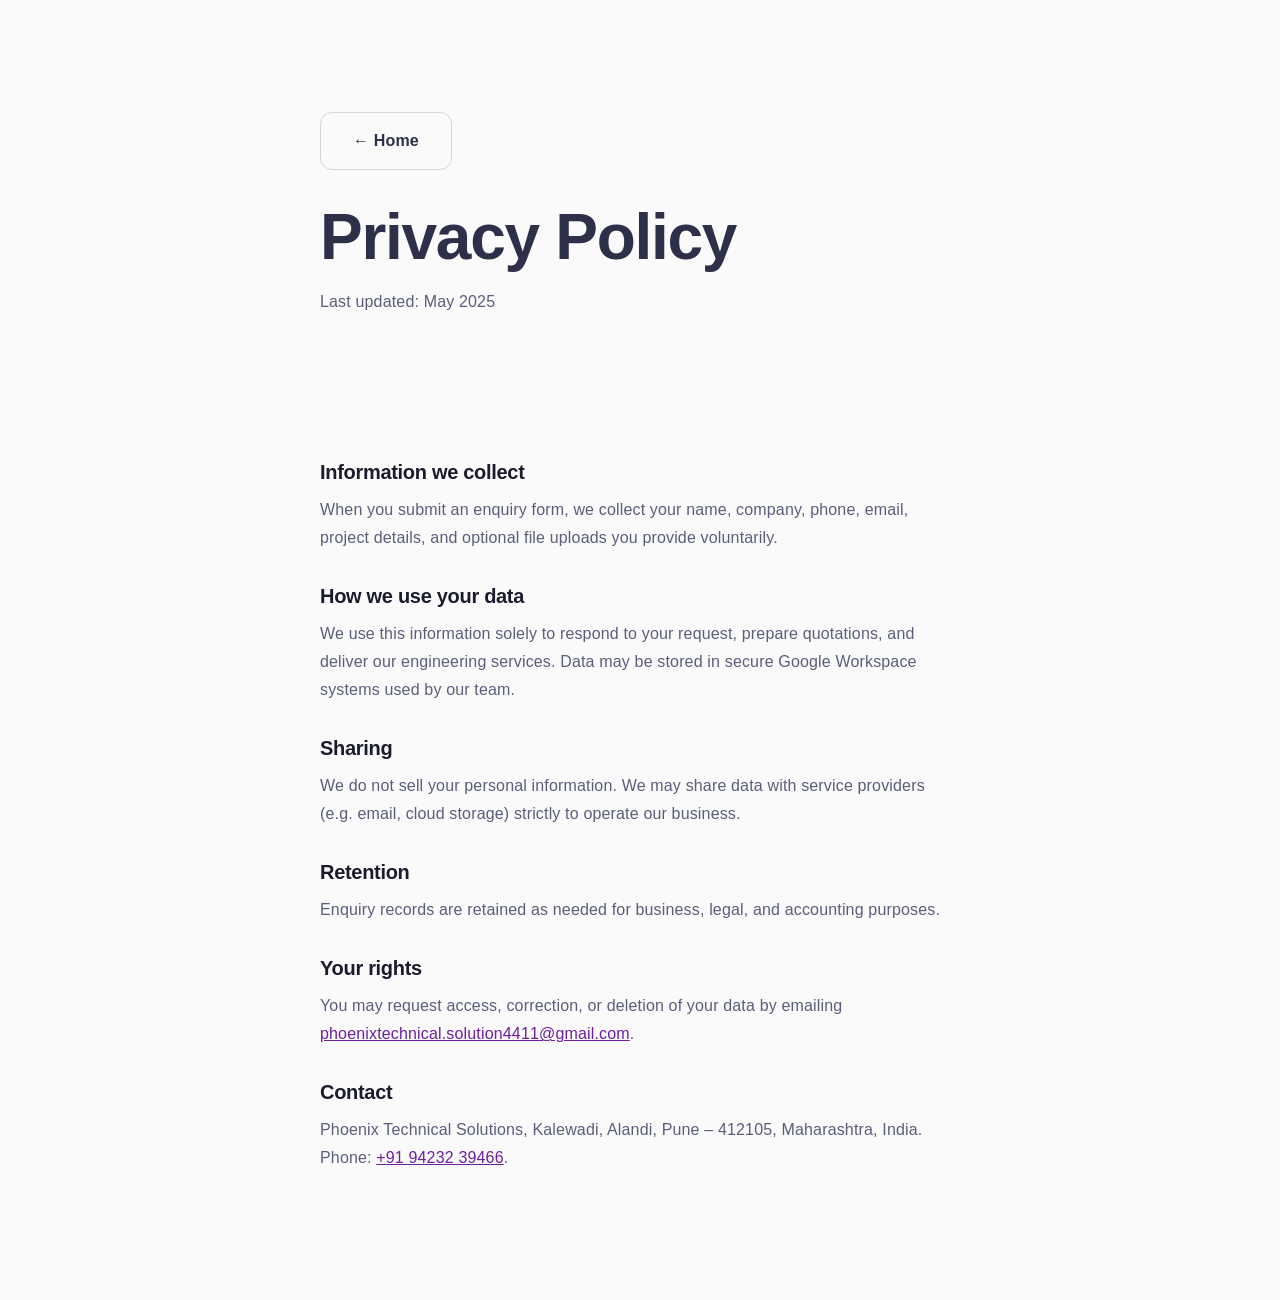
<file: privacy.html>
<!DOCTYPE html>
<html lang="en">
<head>
  <meta charset="UTF-8" />
  <meta name="viewport" content="width=device-width, initial-scale=1.0" />
  <title>Privacy Policy | Phoenix Technical Solutions</title>
  <meta name="description" content="Read the Privacy Policy for Phoenix Technical Solutions to understand how we securely collect, use, and protect your contact and engineering enquiry details." />
  <meta name="robots" content="index, follow" />
  <link rel="canonical" href="https://www.phoenixtechincalsolutions.com/privacy.html" />
  <link rel="icon" href="favicon.svg" type="image/svg+xml" />
  <link rel="apple-touch-icon" href="favicon.svg" />

  <!-- Open Graph / Facebook -->
  <meta property="og:type" content="website" />
  <meta property="og:url" content="https://www.phoenixtechincalsolutions.com/privacy.html" />
  <meta property="og:site_name" content="Phoenix Technical Solutions" />
  <meta property="og:title" content="Privacy Policy | Phoenix Technical Solutions" />
  <meta property="og:description" content="Read the Privacy Policy for Phoenix Technical Solutions to understand how we securely manage your engineering enquiry data." />
  <meta property="og:image" content="https://www.phoenixtechincalsolutions.com/screen.png" />

  <!-- Twitter -->
  <meta name="twitter:card" content="summary_large_image" />
  <meta name="twitter:url" content="https://www.phoenixtechincalsolutions.com/privacy.html" />
  <meta name="twitter:title" content="Privacy Policy | Phoenix Technical Solutions" />
  <meta name="twitter:description" content="Read the Privacy Policy for Phoenix Technical Solutions to understand how we securely manage your engineering enquiry data." />
  <meta name="twitter:image" content="https://www.phoenixtechincalsolutions.com/screen.png" />

  <!-- Structured Data: Breadcrumb Schema -->
  <script type="application/ld+json">
  {
    "@context": "https://schema.org",
    "@type": "BreadcrumbList",
    "itemListElement": [{
      "@type": "ListItem",
      "position": 1,
      "name": "Home",
      "item": "https://www.phoenixtechincalsolutions.com/"
    },{
      "@type": "ListItem",
      "position": 2,
      "name": "Privacy Policy",
      "item": "https://www.phoenixtechincalsolutions.com/privacy.html"
    }]
  }
  </script>

  <link rel="stylesheet" href="styles.css?v=4.0" />
</head>
<body class="bg-surf-50 text-ink-900 font-sans">
  <header class="section-pad" style="padding-bottom:0;">
    <div class="container-wide" style="max-width:48rem;">
      <a href="/" class="btn-outline" style="margin-bottom:2rem;display:inline-flex;">← Home</a>
      <h1>Privacy Policy</h1>
      <p style="color:#5a5e7a;margin-top:1rem;">Last updated: May 2025</p>
    </div>
  </header>
  <main class="section-pad">
    <article class="container-wide legal-prose" style="max-width:48rem;">
      <h2>Information we collect</h2>
      <p>When you submit an enquiry form, we collect your name, company, phone, email, project details, and optional file uploads you provide voluntarily.</p>
      <h2>How we use your data</h2>
      <p>We use this information solely to respond to your request, prepare quotations, and deliver our engineering services. Data may be stored in secure Google Workspace systems used by our team.</p>
      <h2>Sharing</h2>
      <p>We do not sell your personal information. We may share data with service providers (e.g. email, cloud storage) strictly to operate our business.</p>
      <h2>Retention</h2>
      <p>Enquiry records are retained as needed for business, legal, and accounting purposes.</p>
      <h2>Your rights</h2>
      <p>You may request access, correction, or deletion of your data by emailing <a href="mailto:phoenixtechnical.solution4411@gmail.com">phoenixtechnical.solution4411@gmail.com</a>.</p>
      <h2>Contact</h2>
      <p>Phoenix Technical Solutions, Kalewadi, Alandi, Pune – 412105, Maharashtra, India. Phone: <a href="tel:+919423239466">+91 94232 39466</a>.</p>
    </article>
  </main>
</body>
</html>
</file>
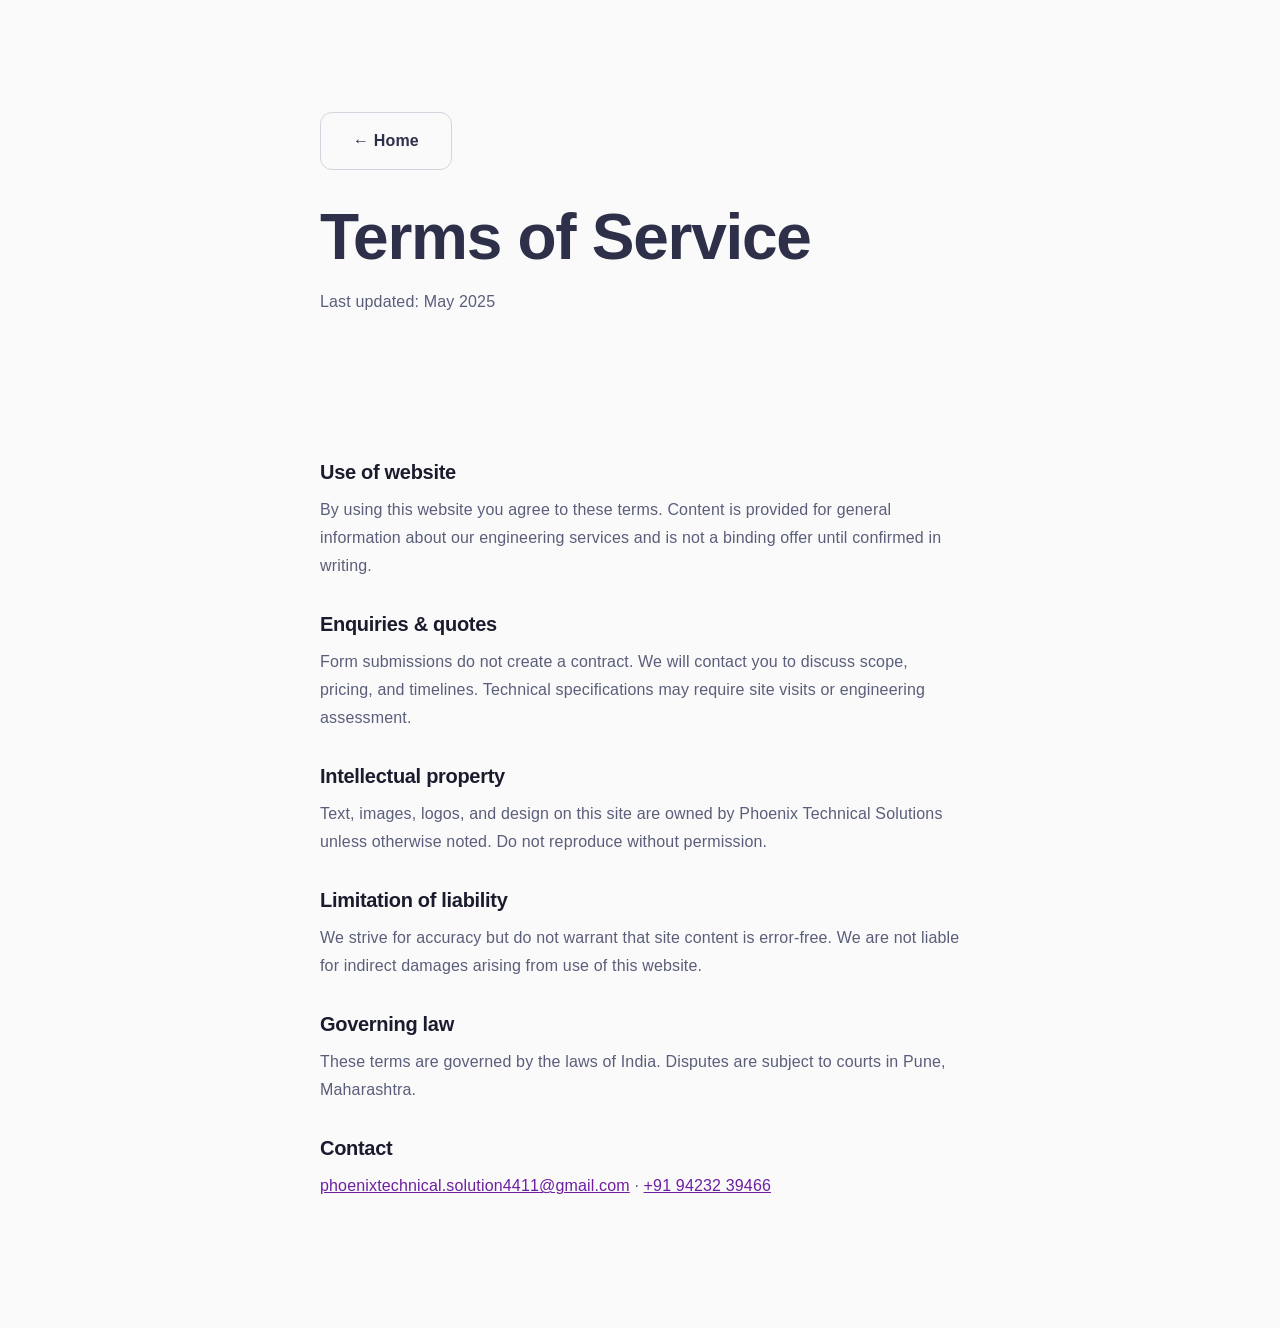
<file: terms.html>
<!DOCTYPE html>
<html lang="en">
<head>
  <meta charset="UTF-8" />
  <meta name="viewport" content="width=device-width, initial-scale=1.0" />
  <title>Terms of Service | Phoenix Technical Solutions</title>
  <meta name="description" content="Review the Terms of Service for using the Phoenix Technical Solutions website, requesting quotes, and standard operating terms for our engineering consulting." />
  <meta name="robots" content="index, follow" />
  <link rel="canonical" href="https://www.phoenixtechincalsolutions.com/terms.html" />
  <link rel="icon" href="favicon.svg" type="image/svg+xml" />
  <link rel="apple-touch-icon" href="favicon.svg" />

  <!-- Open Graph / Facebook -->
  <meta property="og:type" content="website" />
  <meta property="og:url" content="https://www.phoenixtechincalsolutions.com/terms.html" />
  <meta property="og:site_name" content="Phoenix Technical Solutions" />
  <meta property="og:title" content="Terms of Service | Phoenix Technical Solutions" />
  <meta property="og:description" content="Review the Terms of Service for using the Phoenix Technical Solutions website and requesting engineering quotations." />
  <meta property="og:image" content="https://www.phoenixtechincalsolutions.com/screen.png" />

  <!-- Twitter -->
  <meta name="twitter:card" content="summary_large_image" />
  <meta name="twitter:url" content="https://www.phoenixtechincalsolutions.com/terms.html" />
  <meta name="twitter:title" content="Terms of Service | Phoenix Technical Solutions" />
  <meta name="twitter:description" content="Review the Terms of Service for using the Phoenix Technical Solutions website and requesting engineering quotations." />
  <meta name="twitter:image" content="https://www.phoenixtechincalsolutions.com/screen.png" />

  <!-- Structured Data: Breadcrumb Schema -->
  <script type="application/ld+json">
  {
    "@context": "https://schema.org",
    "@type": "BreadcrumbList",
    "itemListElement": [{
      "@type": "ListItem",
      "position": 1,
      "name": "Home",
      "item": "https://www.phoenixtechincalsolutions.com/"
    },{
      "@type": "ListItem",
      "position": 2,
      "name": "Terms of Service",
      "item": "https://www.phoenixtechincalsolutions.com/terms.html"
    }]
  }
  </script>

  <link rel="stylesheet" href="styles.css?v=4.0" />
</head>
<body class="bg-surf-50 text-ink-900 font-sans">
  <header class="section-pad" style="padding-bottom:0;">
    <div class="container-wide" style="max-width:48rem;">
      <a href="/" class="btn-outline" style="margin-bottom:2rem;display:inline-flex;">← Home</a>
      <h1>Terms of Service</h1>
      <p style="color:#5a5e7a;margin-top:1rem;">Last updated: May 2025</p>
    </div>
  </header>
  <main class="section-pad">
    <article class="container-wide legal-prose" style="max-width:48rem;">
      <h2>Use of website</h2>
      <p>By using this website you agree to these terms. Content is provided for general information about our engineering services and is not a binding offer until confirmed in writing.</p>
      <h2>Enquiries &amp; quotes</h2>
      <p>Form submissions do not create a contract. We will contact you to discuss scope, pricing, and timelines. Technical specifications may require site visits or engineering assessment.</p>
      <h2>Intellectual property</h2>
      <p>Text, images, logos, and design on this site are owned by Phoenix Technical Solutions unless otherwise noted. Do not reproduce without permission.</p>
      <h2>Limitation of liability</h2>
      <p>We strive for accuracy but do not warrant that site content is error-free. We are not liable for indirect damages arising from use of this website.</p>
      <h2>Governing law</h2>
      <p>These terms are governed by the laws of India. Disputes are subject to courts in Pune, Maharashtra.</p>
      <h2>Contact</h2>
      <p><a href="mailto:phoenixtechnical.solution4411@gmail.com">phoenixtechnical.solution4411@gmail.com</a> · <a href="tel:+919423239466">+91 94232 39466</a></p>
    </article>
  </main>
</body>
</html>
</file>
<file: styles.css>
/* ============================================================
   PHOENIX TECHNICAL SOLUTION — styles.css
   Typography System v2 — Fluid Clamp Scale | Spacious Layout
   Root: 17px → responsive | max-width: 1400px
============================================================ */

/* ── 0. CSS Custom Properties ─────────────────────────────── */
:root {
  /* Type Scale — fluid with clamp() */
  --text-xs:   clamp(0.75rem,  0.9vw,  0.875rem);
  --text-sm:   clamp(0.875rem, 1.0vw,  1rem);
  --text-base: clamp(1rem,     1.15vw, 1.125rem);
  --text-lg:   clamp(1.125rem, 1.3vw,  1.25rem);
  --text-xl:   clamp(1.25rem,  1.5vw,  1.5rem);
  --text-2xl:  clamp(1.5rem,   2vw,    1.875rem);
  --text-3xl:  clamp(1.875rem, 2.5vw,  2.25rem);
  --h3:        clamp(1.5rem,   3vw,    2rem);
  --h2:        clamp(2rem,     4vw,    3rem);
  --h1:        clamp(2.5rem,   5vw,    4rem);

  /* Spacing scale (8px base) */
  --sp-1:  0.5rem;    /* 8px  */
  --sp-2:  1rem;      /* 16px */
  --sp-3:  1.5rem;    /* 24px */
  --sp-4:  2rem;      /* 32px */
  --sp-5:  2.5rem;    /* 40px */
  --sp-6:  3rem;      /* 48px */
  --sp-8:  4rem;      /* 64px */
  --sp-10: 5rem;      /* 80px */
  --sp-14: 7rem;      /* 112px */

  /* Brand */
  --purple:    #6d1fa0;
  --purple-dk: #4a1070;
  --crimson:   #b6171e;
  --crimson-dk:#8c0f14;

  /* Radius */
  --r-sm:  0.75rem;
  --r-md:  1.125rem;
  --r-lg:  1.5rem;
  --r-xl:  1.875rem;
}

/* ── 1. Reset & Root ──────────────────────────────────────── */
*, *::before, *::after { box-sizing: border-box; margin: 0; padding: 0; }

html {
  font-size: clamp(16px, 1.15vw, 18px);   /* fluid root — 16–18px */
  scroll-behavior: smooth;
}

body {
  font-family: 'Inter', sans-serif;
  font-size: var(--text-base);
  line-height: 1.75;
  letter-spacing: 0.01em;
  color: #2d3048;
  background: #fafafa;
  -webkit-font-smoothing: antialiased;
  overflow-x: hidden;
}

img, svg { display: block; max-width: 100%; }

::selection { background: rgba(109,31,160,0.15); color: #1a1c2e; }
::-webkit-scrollbar { width: 5px; }
::-webkit-scrollbar-track { background: #f5f5f7; }
::-webkit-scrollbar-thumb {
  background: linear-gradient(to bottom, var(--purple), var(--crimson));
  border-radius: 999px;
}

/* ── 2. Heading System ────────────────────────────────────── */
h1 {
  font-family: 'Space Grotesk', sans-serif;
  font-size: var(--h1);
  font-weight: 800;
  line-height: 1.1;
  letter-spacing: -0.02em;
}
h2 {
  font-family: 'Space Grotesk', sans-serif;
  font-size: var(--h2);
  font-weight: 700;
  line-height: 1.2;
  letter-spacing: -0.015em;
}
h3 {
  font-family: 'Space Grotesk', sans-serif;
  font-size: var(--h3);
  font-weight: 700;
  line-height: 1.25;
  letter-spacing: -0.01em;
}
h4 {
  font-family: 'Space Grotesk', sans-serif;
  font-size: var(--text-xl);
  font-weight: 600;
  line-height: 1.35;
}

p { font-size: var(--text-base); line-height: 1.75; }

/* ── 3. Brand Utilities ───────────────────────────────────── */
.brand-gradient-text {
  background: linear-gradient(135deg, var(--purple) 0%, var(--crimson) 100%);
  -webkit-background-clip: text;
  -webkit-text-fill-color: transparent;
  background-clip: text;
}
.brand-accent-line {
  width: 3.5rem; height: 3px; border-radius: 2px;
  background: linear-gradient(90deg, var(--purple), var(--crimson));
}

/* ── 4. Buttons ───────────────────────────────────────────── */
.btn-primary {
  display: inline-flex; align-items: center; gap: 0.625rem;
  padding: 0.875rem 2rem;
  border-radius: var(--r-sm);
  background: linear-gradient(135deg, var(--purple) 0%, var(--crimson) 100%);
  color: #fff; font-weight: 600; font-size: var(--text-base);
  font-family: 'Inter', sans-serif;
  text-decoration: none; cursor: pointer; border: none; white-space: nowrap;
  transition: opacity .25s, transform .25s, box-shadow .25s;
  box-shadow: 0 4px 20px rgba(109,31,160,.28);
}
.btn-primary:hover {
  opacity: .92; transform: translateY(-2px);
  box-shadow: 0 10px 32px rgba(109,31,160,.38);
}
.btn-primary:active { transform: translateY(0); }

.btn-outline {
  display: inline-flex; align-items: center; gap: 0.625rem;
  padding: 0.875rem 2rem; border-radius: var(--r-sm);
  background: transparent; color: #2d3048; font-weight: 600;
  font-size: var(--text-base); font-family: 'Inter', sans-serif;
  text-decoration: none; border: 1.5px solid #d4d4de; cursor: pointer; white-space: nowrap;
  transition: border-color .25s, color .25s, background .25s;
}
.btn-outline:hover {
  border-color: var(--purple); color: var(--purple);
  background: rgba(109,31,160,.04);
}

.btn-glass {
  display: inline-flex; align-items: center; gap: 0.625rem;
  padding: 0.875rem 2rem; border-radius: var(--r-sm);
  background: rgba(255,255,255,0.15);
  backdrop-filter: blur(12px); -webkit-backdrop-filter: blur(12px);
  border: 1.5px solid rgba(255,255,255,0.3);
  color: #fff; font-weight: 600; font-size: var(--text-base);
  text-decoration: none; cursor: pointer; white-space: nowrap;
  transition: background .25s, border-color .25s;
}
.btn-glass:hover { background: rgba(255,255,255,.25); border-color: rgba(255,255,255,.5); }

/* ── 5. Layout ────────────────────────────────────────────── */
/* Full-bleed container: 1400px max */
.container-wide {
  max-width: 87.5rem; /* 1400px */
  margin: 0 auto;
  padding: 0 var(--sp-5);
}
@media (min-width: 1024px) {
  .container-wide { padding: 0 var(--sp-8); }
}

/* Section spacing */
.section-pad {
  padding: var(--sp-10) 0;
}
@media (min-width: 1024px) {
  .section-pad { padding: var(--sp-14) 0; }
}

/* Section eyebrow pill */
.section-eyebrow {
  display: inline-flex; width: fit-content;
  font-size: var(--text-xs); font-weight: 700;
  letter-spacing: 0.2em; text-transform: uppercase;
  background: linear-gradient(135deg, rgba(109,31,160,.08), rgba(182,23,30,.08));
  border: 1px solid rgba(109,31,160,.15);
  padding: 0.375rem 1rem; border-radius: 999px; color: var(--purple);
}

/* Section heading block */
.section-header {
  margin-bottom: var(--sp-8);
}
.section-header .section-eyebrow {
  margin-bottom: var(--sp-2);
}
.section-header h2 {
  margin-bottom: var(--sp-2);
}
.section-header p {
  font-size: var(--text-lg);
  color: #5a5e7a;
  max-width: 42rem;
  line-height: 1.7;
}

/* ── 6. Navigation ────────────────────────────────────────── */
#navbar {
  background: transparent; border-bottom: 1px solid transparent;
  transition: background .35s, border-color .35s, box-shadow .35s;
}
#navbar.scrolled {
  background: rgba(250,250,250,0.96); backdrop-filter: blur(18px);
  -webkit-backdrop-filter: blur(18px);
  border-bottom-color: #ebebf0; box-shadow: 0 2px 20px rgba(0,0,0,.06);
}
#navbar .inner { height: 4.75rem; } /* 76px */

/* Transparent state — white elements over hero */
#navbar:not(.scrolled) .nav-link { color: rgba(255,255,255,.8) !important; }
#navbar:not(.scrolled) .nav-link:hover { color: #fff !important; }
#navbar:not(.scrolled) .logo-text-main { color: #fff !important; }
#navbar:not(.scrolled) .logo-text-sub {
  background: linear-gradient(135deg,#e0a5ff,#ffb3b3);
  -webkit-background-clip: text; -webkit-text-fill-color: transparent; background-clip: text;
}
#navbar:not(.scrolled) .nav-call-link { color: rgba(255,255,255,.8) !important; }
#navbar:not(.scrolled) .nav-call-link:hover { color: #fff !important; }
#navbar:not(.scrolled) .ham-bar { background: rgba(255,255,255,.85); }

.logo-mark { transition: filter .3s; }
a:hover .logo-mark { filter: drop-shadow(0 0 6px rgba(109,31,160,.4)); }

.ham-bar {
  display: block; height: 2px; background: #2d3048; border-radius: 999px;
  transition: transform .3s, opacity .3s, width .3s, background .35s; width: 26px;
}
#hamburger-btn.open .ham-bar:nth-child(1) { transform: translateY(7px) rotate(45deg); }
#hamburger-btn.open .ham-bar:nth-child(2) { opacity: 0; }
#hamburger-btn.open .ham-bar:nth-child(3) { transform: translateY(-7px) rotate(-45deg); width: 26px; }

.mob-link {
  display: block; font-size: var(--text-lg); font-weight: 500; color: #2d3048;
  padding: 0.625rem 0; border-bottom: 1px solid #ebebf0;
  text-decoration: none; transition: color .2s;
}
.mob-link:hover { color: var(--purple); }

/* Active nav link — gradient underline pill */
.nav-link-active {
  color: var(--purple) !important;
  font-weight: 600 !important;
  position: relative;
}
.nav-link-active::after {
  content: '';
  position: absolute;
  bottom: -4px;
  left: 0; right: 0;
  height: 2px;
  border-radius: 999px;
  background: linear-gradient(90deg, var(--purple), var(--crimson));
}
/* Keep visible even on transparent navbar */
#navbar:not(.scrolled) .nav-link-active {
  color: #fff !important;
}
#navbar:not(.scrolled) .nav-link-active::after {
  background: rgba(255,255,255,0.75);
}

/* Mobile active link */
.mob-link-active {
  color: var(--purple) !important;
  font-weight: 600 !important;
}

/* ── 7. Trust bar ─────────────────────────────────────────── */
.trust-item {
  display: flex; align-items: center; gap: 0.5rem;
  font-size: var(--text-sm); font-weight: 600; color: #5a5e7a;
  letter-spacing: .01em; white-space: nowrap;
}

/* ── 8. Hero Slider ───────────────────────────────────────── */
.hero-slide {
  position: absolute; inset: 0; opacity: 0; transition: opacity 0.9s ease;
  z-index: 0; pointer-events: none;
}
.hero-slide.active { opacity: 1; z-index: 1; pointer-events: auto; }

.slide-overlay {
  position: absolute; inset: 0;
  background: 
    radial-gradient(circle at 50% 30%, rgba(109, 31, 160, 0.16) 0%, transparent 70%),
    linear-gradient(to bottom, rgba(13, 7, 24, 0.45) 0%, rgba(13, 7, 24, 0.75) 45%, rgba(8, 4, 15, 0.98) 100%);
  z-index: 2;
}

.slide-content {
  position: absolute; bottom: 9rem; left: 0; right: 0;
  z-index: 3; padding: 0 var(--sp-5); max-width: 60rem; margin: 0 auto;
  text-align: center;
}
.slide-content::before {
  content: '';
  position: absolute;
  top: 35%;
  left: 50%;
  transform: translate(-50%, -50%);
  width: min(32rem, 90vw);
  height: 18rem;
  background: radial-gradient(ellipse at center, rgba(156, 31, 173, 0.16) 0%, rgba(109, 31, 160, 0.05) 50%, transparent 75%);
  pointer-events: none;
  z-index: -1;
}
@media (max-width: 640px) { .slide-content { padding: 0 var(--sp-3); bottom: 11rem; } }

.slide-eyebrow {
  display: inline-block;
  font-size: var(--text-xs); font-weight: 600; letter-spacing: 0.15em; text-transform: uppercase;
  color: rgba(255, 255, 255, 0.9);
  background: rgba(255, 255, 255, 0.08); backdrop-filter: blur(10px);
  -webkit-backdrop-filter: blur(10px);
  border: 1px solid rgba(255, 255, 255, 0.18);
  padding: 0.45rem 1.2rem; border-radius: 999px; margin-bottom: var(--sp-3);
  box-shadow: 0 4px 12px rgba(0, 0, 0, 0.15);
}

.slide-h1 {
  font-family: 'Space Grotesk', sans-serif;
  font-size: var(--h1);
  font-weight: 800; line-height: 1.08;
  color: rgba(255, 255, 255, 0.8);
  margin-bottom: var(--sp-2);
  letter-spacing: -0.03em;
  text-shadow: 0 4px 20px rgba(0, 0, 0, 0.6), 0 2px 4px rgba(0, 0, 0, 0.4);
}
.slide-h1 span { color: #fff; }

.slide-sub {
  font-size: calc(var(--text-lg) * 1.05);
  color: rgba(255, 255, 255, 0.88); max-width: 38rem; margin: 0 auto;
  line-height: 1.65; text-shadow: 0 2px 12px rgba(0, 0, 0, 0.65), 0 1px 3px rgba(0, 0, 0, 0.45);
}

.hero-nav-btn {
  position: absolute; top: 50%; transform: translateY(-50%);
  z-index: 20; width: 3rem; height: 3rem; border-radius: 50%;
  background: rgba(255,255,255,.15); backdrop-filter: blur(12px);
  border: 1.5px solid rgba(255,255,255,.3); color: #fff;
  display: flex; align-items: center; justify-content: center;
  cursor: pointer; transition: background .25s, border-color .25s, transform .25s;
}
.hero-nav-btn:hover {
  background: rgba(255,255,255,.28); border-color: rgba(255,255,255,.6);
  transform: translateY(-50%) scale(1.1);
}

.hero-dot {
  width: 0.55rem; height: 0.55rem; border-radius: 999px;
  background: rgba(255,255,255,.35); border: none; cursor: pointer;
  transition: background .3s, width .3s;
}
.hero-dot.active { background: #fff; width: 1.75rem; }

/* --- Hero Button Enhancements --- */
#hero .btn-primary {
  background: linear-gradient(135deg, #9c1fad 0%, #d946ef 55%, #b6171e 100%);
  border: 1px solid rgba(255, 255, 255, 0.15);
  box-shadow: 0 4px 20px rgba(156, 31, 173, 0.35), 0 0 0 1px rgba(156, 31, 173, 0.1);
  transition: all 0.4s cubic-bezier(0.16, 1, 0.3, 1);
}

#hero .btn-primary:hover {
  transform: translateY(-3px) scale(1.02);
  box-shadow: 0 12px 35px rgba(217, 70, 239, 0.5), 0 0 25px rgba(156, 31, 173, 0.4);
}

#hero .btn-primary:active {
  transform: translateY(-1px) scale(0.99);
}

/* Arrow animation inside primary button */
#hero .btn-primary svg {
  transition: transform 0.35s cubic-bezier(0.34, 1.56, 0.64, 1);
}

#hero .btn-primary:hover svg {
  transform: translateX(5px);
  animation: arrowPulse 1.2s ease-in-out infinite alternate;
}

@keyframes arrowPulse {
  0% { transform: translateX(5px) scale(1); }
  100% { transform: translateX(8px) scale(1.1); }
}

/* Refined Dark Glassmorphism for Secondary CTA */
#hero .btn-glass {
  background: rgba(15, 10, 25, 0.45);
  backdrop-filter: blur(10px);
  -webkit-backdrop-filter: blur(10px);
  border: 1px solid rgba(255, 255, 255, 0.15);
  transition: all 0.4s cubic-bezier(0.16, 1, 0.3, 1);
  box-shadow: 0 4px 15px rgba(0, 0, 0, 0.25), inset 0 1px 0 rgba(255, 255, 255, 0.05);
}

#hero .btn-glass:hover {
  background: rgba(15, 10, 25, 0.7);
  border-color: rgba(255, 255, 255, 0.35);
  transform: translateY(-3px) scale(1.02);
  box-shadow: 0 12px 30px rgba(0, 0, 0, 0.45), inset 0 1px 0 rgba(255, 255, 255, 0.15);
}

#hero .btn-glass:active {
  transform: translateY(-1px) scale(0.99);
}

/* ── 9. About ─────────────────────────────────────────────── */
.about-float-stat {
  position: absolute; top: 1.5rem; left: -1.25rem;
  background: #fff; border: 1px solid rgba(109,31,160,.15); border-radius: var(--r-md);
  padding: 1.1rem 1.4rem; box-shadow: 0 8px 32px rgba(109,31,160,.14);
  text-align: center;
}
@media (max-width: 640px) { .about-float-stat { left: 0.75rem; } }

.value-item {
  display: flex; align-items: flex-start; gap: 1rem;
  padding: 1rem 0; border-bottom: 1px solid #ebebf0;
}
.value-item:last-child { border-bottom: none; }
.value-icon {
  width: 2.5rem; height: 2.5rem; border-radius: 0.75rem;
  display: flex; align-items: center; justify-content: center; flex-shrink: 0;
}

/* ── 10. Services ─────────────────────────────────────────── */
.svc-card {
  position: relative; background: #fff; border: 1px solid #ebebf0;
  border-radius: var(--r-xl); overflow: hidden;
  transition: transform .35s, box-shadow .35s, border-color .35s;
}
.svc-card::after {
  content: ''; position: absolute; top: 0; left: 0; right: 0; height: 3px;
  background: linear-gradient(90deg, var(--purple), var(--crimson));
  transform: scaleX(0); transform-origin: left; transition: transform .35s;
}
.svc-card:hover::after { transform: scaleX(1); }
.svc-card:hover {
  transform: translateY(-10px);
  box-shadow: 0 24px 56px rgba(109,31,160,.13);
  border-color: rgba(109,31,160,.18);
}

.svc-img-wrap {
  position: relative; width: 100%; height: 14rem; overflow: hidden; background: #f5f5f7;
}
.svc-img {
  width: 100%; height: 100%; object-fit: cover; object-position: center;
  transition: transform .6s ease;
}
.svc-card:hover .svc-img { transform: scale(1.07); }

.svc-img-overlay {
  position: absolute; inset: 0;
  background: linear-gradient(to top, rgba(109,31,160,.38) 0%, transparent 65%);
  transition: opacity .3s;
}
.svc-card:hover .svc-img-overlay { opacity: 0.65; }

.svc-body { padding: 1.5rem 1.6rem 1.8rem; }
.svc-num {
  font-family: 'Space Grotesk', sans-serif;
  font-size: var(--text-xs); font-weight: 800;
  letter-spacing: .2em; text-transform: uppercase;
  color: #9da1b8; display: block; margin-bottom: 0.5rem;
}
.svc-title {
  font-family: 'Space Grotesk', sans-serif;
  font-size: var(--text-xl); font-weight: 700;
  color: #1a1c2e; margin-bottom: 0.875rem; line-height: 1.3;
  transition: color .25s;
}
.svc-card:hover .svc-title { color: var(--purple); }
.svc-list { list-style: none; }
.svc-list li {
  font-size: var(--text-sm); color: #7a7e96;
  padding: 0.45rem 0 0.45rem 1.25rem;
  position: relative; line-height: 1.55;
  border-bottom: 1px solid #f5f5f7;
}
.svc-list li:last-child { border-bottom: none; }
.svc-list li::before {
  content: '→'; position: absolute; left: 0;
  color: var(--crimson); font-size: var(--text-xs); font-weight: 700;
}

/* ── 11. Product Showcase ─────────────────────────────────── */
.showcase-card {
  position: relative; border-radius: var(--r-lg); overflow: hidden;
  border: 1px solid #ebebf0; background: #f5f5f7;
  min-height: 15rem;
  transition: box-shadow .35s, transform .35s;
}
.showcase-card:hover { box-shadow: 0 20px 48px rgba(109,31,160,.13); transform: translateY(-5px); }

.showcase-img {
  width: 100%; height: 100%; object-fit: cover; object-position: center;
  min-height: 15rem; transition: transform .6s ease;
}
.showcase-card:hover .showcase-img { transform: scale(1.05); }

.showcase-caption {
  position: absolute; bottom: 0; left: 0; right: 0; padding: 1.5rem 1.5rem 1.2rem;
  background: linear-gradient(to top, rgba(20,6,36,.88) 0%, rgba(20,6,36,.5) 65%, transparent 100%);
}
.showcase-tag {
  display: inline-block; font-size: var(--text-xs); font-weight: 700;
  letter-spacing: .12em; text-transform: uppercase;
  color: rgba(255,255,255,.78);
  background: rgba(109,31,160,.6); border-radius: 999px;
  padding: 0.25rem 0.75rem; margin-bottom: 0.5rem;
}
.showcase-title {
  font-family: 'Space Grotesk', sans-serif; font-size: var(--text-xl);
  font-weight: 700; color: #fff; line-height: 1.3; margin-bottom: 0.35rem;
}
.showcase-sub { font-size: var(--text-sm); color: rgba(255,255,255,.68); line-height: 1.5; }

/* Small product grid cards */
.showcase-card-sm {
  background: #fff; border: 1px solid #ebebf0; border-radius: var(--r-lg); overflow: hidden;
  transition: box-shadow .3s, transform .3s, border-color .3s;
}
.showcase-card-sm:hover {
  box-shadow: 0 12px 32px rgba(109,31,160,.11);
  transform: translateY(-5px); border-color: rgba(109,31,160,.18);
}
.showcase-img-sm-wrap {
  position: relative;
  width: 100%; aspect-ratio: 1 / 1; overflow: hidden;
  background: #f9f9fb; display: flex; align-items: center; justify-content: center;
  padding: 1.25rem;
}
.showcase-img-sm {
  width: 100%; height: 100%; object-fit: contain; object-position: center;
  transition: transform .5s ease;
}
.showcase-card-sm:hover .showcase-img-sm { transform: scale(1.09); }
.showcase-card-sm .card-label {
  padding: 0.875rem 1.1rem 1rem;
}
.showcase-card-sm .card-label p:first-child {
  font-size: var(--text-base); font-weight: 600; color: #1a1c2e; line-height: 1.35;
}
.showcase-card-sm .card-label p:last-child {
  font-size: var(--text-sm); color: #9da1b8; margin-top: 0.25rem;
}

/* ── 12. Why Choose Us ────────────────────────────────────── */
.why-panel {
  background: linear-gradient(135deg, #4a1070, #8c0f14);
  border-radius: var(--r-xl); padding: 2.25rem; color: #fff;
  box-shadow: 0 24px 64px rgba(109,31,160,.22);
}
.why-panel-header { display: flex; align-items: center; gap: 1rem; }
.why-panel-badge {
  width: 3rem; height: 3rem; border-radius: 0.875rem;
  background: rgba(255,255,255,.15);
  display: flex; align-items: center; justify-content: center; flex-shrink: 0;
}
.why-metric-card {
  background: rgba(255,255,255,.08); border: 1px solid rgba(255,255,255,.12);
  border-radius: var(--r-md); padding: 1.25rem; text-align: center; transition: background .3s;
}
.why-metric-card:hover { background: rgba(255,255,255,.15); }
.why-metric-card .metric-val {
  font-family: 'Space Grotesk', sans-serif;
  font-size: var(--text-3xl); font-weight: 800;
  background: linear-gradient(135deg, #e0a5ff, #ffb3b3);
  -webkit-background-clip: text; -webkit-text-fill-color: transparent; background-clip: text;
  line-height: 1.1;
}
.why-metric-card .metric-label { font-size: var(--text-xs); color: rgba(255,255,255,.55); margin-top: 0.35rem; }

.adv-item { display: flex; align-items: flex-start; gap: 0.875rem; font-size: var(--text-base); line-height: 1.65; }
.adv-check {
  width: 1.75rem; height: 1.75rem; border-radius: 0.5rem;
  background: rgba(109,31,160,.1); border: 1px solid rgba(109,31,160,.2);
  display: flex; align-items: center; justify-content: center; flex-shrink: 0; margin-top: 0.15rem;
}

/* ── 13. Process ──────────────────────────────────────────── */
.process-step-card {
  background: #fff; border: 1px solid #ebebf0; border-radius: var(--r-lg);
  padding: 2rem 1.6rem; text-align: center; transition: transform .3s, box-shadow .3s;
}
.process-step-card:hover { transform: translateY(-6px); box-shadow: 0 16px 40px rgba(109,31,160,.1); }
.ps-number {
  width: 3.5rem; height: 3.5rem; border-radius: 50%;
  background: linear-gradient(135deg, var(--purple), var(--crimson)); color: #fff;
  font-family: 'Space Grotesk', sans-serif; font-weight: 800; font-size: var(--text-xl);
  display: flex; align-items: center; justify-content: center; margin: 0 auto 1.25rem;
  box-shadow: 0 8px 22px rgba(109,31,160,.28); transition: transform .3s, box-shadow .3s;
}
.process-step-card:hover .ps-number { transform: scale(1.12); box-shadow: 0 12px 32px rgba(109,31,160,.38); }
.ps-title { font-family: 'Space Grotesk', sans-serif; font-size: var(--text-lg); font-weight: 700; color: #1a1c2e; margin-bottom: 0.75rem; line-height: 1.35; }
.ps-body { font-size: var(--text-base); color: #9da1b8; line-height: 1.65; }

/* ── 14. Industries ───────────────────────────────────────── */
.ind-card {
  background: #fff; border: 1px solid #ebebf0; border-radius: var(--r-lg);
  padding: 2rem 1.5rem; text-align: center;
  transition: transform .3s, box-shadow .3s, border-color .3s; cursor: default;
}
.ind-card:hover { transform: translateY(-7px); box-shadow: 0 16px 40px rgba(109,31,160,.11); border-color: rgba(109,31,160,.22); }
.ind-icon-wrap {
  width: 4rem; height: 4rem; border-radius: 1rem;
  background: linear-gradient(135deg, rgba(109,31,160,.08), rgba(182,23,30,.06));
  border: 1px solid rgba(109,31,160,.12);
  display: flex; align-items: center; justify-content: center; margin: 0 auto 1rem;
  transition: transform .3s, background .3s;
}
.ind-card:hover .ind-icon-wrap { transform: scale(1.1); background: linear-gradient(135deg, rgba(109,31,160,.15), rgba(182,23,30,.12)); }
.ind-title { font-family: 'Space Grotesk', sans-serif; font-size: var(--text-lg); font-weight: 700; color: #1a1c2e; margin-bottom: 0.625rem; line-height: 1.3; transition: color .25s; }
.ind-card:hover .ind-title { color: var(--purple); }
.ind-body { font-size: var(--text-sm); color: #9da1b8; line-height: 1.6; }

/* ── 15. Testimonials ─────────────────────────────────────── */
.testi-card {
  background: #fff; border: 1px solid #ebebf0; border-radius: var(--r-xl); padding: 2.5rem;
  box-shadow: 0 8px 28px rgba(109,31,160,.07); max-width: 46rem; margin: 0 auto;
}
.testi-quote {
  font-family: 'Space Grotesk', sans-serif; font-size: 5rem; font-weight: 900; line-height: 1; margin-bottom: 0.75rem;
  background: linear-gradient(135deg, var(--purple), var(--crimson));
  -webkit-background-clip: text; -webkit-text-fill-color: transparent; background-clip: text;
}
.testi-body { font-size: var(--text-lg); color: #5a5e7a; line-height: 1.75; margin-bottom: 1.5rem; }
.testi-author { display: flex; align-items: center; gap: 0.875rem; }
.testi-avatar {
  width: 3rem; height: 3rem; border-radius: 50%;
  background: linear-gradient(135deg, var(--purple), var(--crimson)); color: #fff;
  font-family: 'Space Grotesk', sans-serif; font-weight: 700; font-size: var(--text-sm);
  display: flex; align-items: center; justify-content: center; flex-shrink: 0;
}
.testi-name { font-weight: 600; font-size: var(--text-base); color: #1a1c2e; }
.testi-company { font-size: var(--text-sm); color: #9da1b8; }
.testi-btn {
  width: 2.6rem; height: 2.6rem; border-radius: 50%; border: 1.5px solid #d4d4de;
  background: #fff; color: #5a5e7a; display: flex; align-items: center; justify-content: center;
  cursor: pointer; transition: border-color .25s, color .25s, background .25s;
}
.testi-btn:hover { border-color: var(--purple); color: var(--purple); background: rgba(109,31,160,.04); }
.testi-dot {
  width: 0.55rem; height: 0.55rem; border-radius: 50%; border: none;
  background: #d4d4de; cursor: pointer; transition: background .25s, transform .25s;
}
.testi-dot.active { background: linear-gradient(135deg, var(--purple), var(--crimson)); transform: scale(1.35); }

/* ── 16. FAQ ──────────────────────────────────────────────── */
.faq-item {
  border: 1px solid #ebebf0; border-radius: var(--r-md);
  background: #fff; overflow: hidden; transition: box-shadow .2s;
}
.faq-item.open { box-shadow: 0 8px 24px rgba(109,31,160,.09); border-color: rgba(109,31,160,.22); }
.faq-question {
  width: 100%; display: flex; align-items: center; justify-content: space-between; gap: 1rem;
  padding: 1.3rem 1.5rem; background: none; border: none; cursor: pointer;
  font-family: 'Space Grotesk', sans-serif; font-weight: 600;
  font-size: var(--text-base); color: #1a1c2e; text-align: left; transition: color .2s;
}
.faq-question:hover { color: var(--purple); }
.faq-arrow { transition: transform .3s ease; color: #9da1b8; }
.faq-item.open .faq-arrow { transform: rotate(180deg); color: var(--purple); }
.faq-item.open .faq-question { color: var(--purple); }
.faq-answer {
  max-height: 0; overflow: hidden;
  transition: max-height .4s cubic-bezier(0.16,1,0.3,1), padding .3s;
  font-size: var(--text-base); color: #7a7e96; line-height: 1.75; padding: 0 1.5rem;
}
.faq-item.open .faq-answer { max-height: 20rem; padding: 0 1.5rem 1.25rem; }

/* ── 17. Contact ──────────────────────────────────────────── */
.contact-info-card {
  background: #fff; border: 1px solid #ebebf0; border-radius: var(--r-xl); padding: 1.75rem;
  box-shadow: 0 6px 20px rgba(109,31,160,.06);
}
.rep-avatar {
  width: 3.25rem; height: 3.25rem; border-radius: 50%;
  background: linear-gradient(135deg, var(--purple), var(--crimson)); color: #fff;
  font-family: 'Space Grotesk', sans-serif; font-weight: 700; font-size: var(--text-lg);
  display: flex; align-items: center; justify-content: center; flex-shrink: 0;
}
.contact-row { display: flex; gap: 0.875rem; }
.contact-form {
  background: #fff; border: 1px solid #ebebf0; border-radius: var(--r-xl); padding: 2.5rem;
  box-shadow: 0 8px 32px rgba(109,31,160,.07);
}
.form-group { display: flex; flex-direction: column; gap: 0.375rem; }
.form-label {
  font-size: var(--text-xs); font-weight: 700; letter-spacing: .1em;
  text-transform: uppercase; color: #9da1b8;
}
.form-input {
  width: 100%; padding: 0.875rem 1rem; border-radius: 0.75rem;
  border: 1.5px solid #ebebf0; background: #fafafa;
  font-size: var(--text-base); font-family: 'Inter', sans-serif;
  color: #1a1c2e; outline: none;
  transition: border-color .25s, box-shadow .25s, background .25s; appearance: none;
}
.form-input::placeholder { color: #c0c4d8; }
.form-input:focus { border-color: var(--purple); background: #fff; box-shadow: 0 0 0 3px rgba(109,31,160,.1); }
.form-input.err { border-color: var(--crimson); box-shadow: 0 0 0 3px rgba(182,23,30,.1); }

/* Underline form inputs for contact card */
.form-group-line { display: flex; flex-direction: column; position: relative; }
.form-label-line {
  font-size: 0.75rem; font-weight: 600; color: #9da1b8;
  transition: color 0.3s; pointer-events: none;
}
.form-input-line {
  width: 100%; border: none; border-bottom: 2px solid #ebebf0;
  padding: 0.5rem 0; font-size: 1rem; color: #1a1c2e; font-family: 'Inter', sans-serif;
  background: transparent; outline: none; transition: border-color 0.3s;
  border-radius: 0;
}
.form-input-line::placeholder { color: #9da1b8; font-weight: 500; font-size: 0.95rem; }
.form-input-line:focus { border-bottom-color: var(--purple); }
.form-group-line:focus-within .form-label-line { color: var(--purple); }

/* ── 18. Footer ───────────────────────────────────────────── */
.footer-heading {
  font-family: 'Space Grotesk', sans-serif; font-size: var(--text-xs);
  font-weight: 700; letter-spacing: .18em; text-transform: uppercase;
  color: rgba(255,255,255,.42); margin-bottom: 1.125rem;
}
.footer-link {
  display: block; font-size: var(--text-base);
  color: rgba(255,255,255,.52); text-decoration: none; transition: color .2s;
}
.footer-link:hover { color: rgba(255,255,255,.92); }
.footer-social-btn {
  width: 2.25rem; height: 2.25rem; border-radius: 0.55rem;
  border: 1px solid rgba(255,255,255,.14);
  color: rgba(255,255,255,.42); display: flex; align-items: center; justify-content: center;
  text-decoration: none; transition: color .2s, border-color .2s, background .2s;
}
.footer-social-btn:hover { color: #fff; border-color: rgba(255,255,255,.34); background: rgba(255,255,255,.09); }

/* ── 19. Scroll Reveal ────────────────────────────────────── */
.reveal {
  opacity: 0; transform: translateY(1.5rem);
  transition: opacity .7s cubic-bezier(0.16,1,0.3,1), transform .7s cubic-bezier(0.16,1,0.3,1);
}
.reveal.visible { opacity: 1; transform: none; }
.reveal:nth-child(2) { transition-delay: .08s; }
.reveal:nth-child(3) { transition-delay: .16s; }
.reveal:nth-child(4) { transition-delay: .24s; }
.reveal:nth-child(5) { transition-delay: .32s; }
.reveal:nth-child(6) { transition-delay: .40s; }

/* ── 20. Reduced motion ───────────────────────────────────── */
@media (prefers-reduced-motion: reduce) {
  *, *::before, *::after { animation-duration: .01ms !important; transition-duration: .01ms !important; }
  .reveal { opacity: 1; transform: none; }
}

/* ════════════════════════════════════════════════════════════
   21. MOBILE OPTIMIZATIONS  (max-width: 768px)
   Desktop layout (min-width: 1024px) is untouched.
   All changes scoped here — additive only.
════════════════════════════════════════════════════════════ */

/* ── Scrollbar hide utility (mobile carousels) ───────────── */
.scroll-snap-x {
  display: flex;
  overflow-x: auto;
  gap: 1rem;
  scroll-snap-type: x mandatory;
  -webkit-overflow-scrolling: touch;
  padding-bottom: 1rem; /* space for momentum scroll */
}
.scroll-snap-x::-webkit-scrollbar { display: none; }
.scroll-snap-x { scrollbar-width: none; -ms-overflow-style: none; }

.snap-card {
  flex: 0 0 80%;
  scroll-snap-align: start;
}

@media (max-width: 768px) {

  /* ── Container padding ─────────────────────────────────── */
  .container-wide {
    padding-left: 1.25rem;
    padding-right: 1.25rem;
  }

  /* ── Section spacing ───────────────────────────────────── */
  .section-pad { padding: 3.5rem 0; }

  /* ── Section headers ───────────────────────────────────── */
  .section-header { margin-bottom: 2rem; }
  .section-header h2 { font-size: clamp(1.6rem, 6vw, 2.2rem); }
  .section-header p { font-size: 1rem; }

  /* ── Touch targets — all interactive elements min 44px ── */
  .btn-primary,
  .btn-outline,
  .btn-glass {
    min-height: 44px;
    padding: 0.75rem 1.5rem;
    font-size: 1rem;
    width: 100%;
    justify-content: center;
  }

  .hero-nav-btn { width: 2.75rem; height: 2.75rem; }
  .testi-btn    { width: 2.75rem; height: 2.75rem; }

  /* ── Navbar (mobile) ───────────────────────────────────── */
  #navbar .inner { height: 3.75rem; }
  /* Ensure always a readable bg on mobile regardless of scroll */
  #navbar:not(.scrolled) {
    background: rgba(10, 5, 20, 0.45);
    backdrop-filter: blur(10px);
    -webkit-backdrop-filter: blur(10px);
    border-bottom-color: rgba(255,255,255,0.08);
  }

  /* ═══════════════════════════════════════════════════════════
     MOBILE HERO — Vertically centered, Apple/Stripe style
  ═══════════════════════════════════════════════════════════ */

  /* Hero height & flex layout */
  #hero {
    min-height: 90vh;
    min-height: 90svh;
  }

  /* Each slide becomes a flex column, centered */
  .hero-slide {
    display: flex;
    flex-direction: column;
    align-items: center;
    justify-content: center;
    padding: 0;
  }

  /* Darker, stronger overlay for mobile readability */
  .slide-overlay {
    background: linear-gradient(
      to bottom,
      rgba(15, 8, 28, 0.45) 0%,
      rgba(12, 6, 22, 0.72) 55%,
      rgba(8, 4, 15, 0.98) 100%
    );
  }

  /* Content block: shifted upward, full width */
  .slide-content {
    position: absolute;
    bottom: auto;                    /* cancel desktop bottom positioning */
    top: 40%;
    left: 0;
    right: 0;
    transform: translateY(-50%);
    padding: 0 1.375rem;
    text-align: center;
    margin: 0 auto;
    max-width: 100%;
    /* Fade-in animation */
    animation: heroFadeUp 0.7s ease both;
  }

  @keyframes heroFadeUp {
    from { opacity: 0; transform: translateY(calc(-50% + 1.5rem)); }
    to   { opacity: 1; transform: translateY(-50%); }
  }

  /* Eyebrow pill — smaller on mobile */
  .slide-eyebrow {
    font-size: 0.65rem;
    letter-spacing: 0.12em;
    padding: 0.35rem 0.9rem;
    margin-bottom: 1.125rem;
    border: 1px solid rgba(255, 255, 255, 0.14);
    background: rgba(255, 255, 255, 0.06);
  }

  /* H1 — bold and prominent */
  .slide-h1 {
    font-size: clamp(1.8rem, 7vw, 2.5rem);
    font-weight: 800;
    line-height: 1.1;
    letter-spacing: -0.03em;
    margin-bottom: 1rem;
    color: #fff;
    text-shadow: 0 3px 15px rgba(0, 0, 0, 0.65), 0 1px 3px rgba(0, 0, 0, 0.4);
  }
  .slide-h1 br { display: none; }   /* remove forced line breaks */

  /* Subtitle — slimmer, max 2 lines */
  .slide-sub {
    font-size: 0.95rem;
    line-height: 1.6;
    color: rgba(255, 255, 255, 0.82);
    max-width: 26rem;
    margin: 0 auto;
    display: -webkit-box;
    -webkit-line-clamp: 2;
    -webkit-box-orient: vertical;
    overflow: hidden;
    text-shadow: 0 2px 8px rgba(0, 0, 0, 0.6), 0 1px 2px rgba(0, 0, 0, 0.4);
  }

  /* ── Arrow buttons: hidden on mobile (swipe instead) ──── */
  #slider-prev,
  #slider-next {
    display: none;
  }

  /* ── Dots: repositioned and slightly larger touch targets */
  #hero .absolute.bottom-8 {
    bottom: 1.25rem;
    gap: 0.5rem;
  }
  .hero-dot {
    width: 0.5rem; height: 0.5rem;
    min-width: 44px; min-height: 44px;
    /* Large invisible tap region, small visual dot */
    background: clip-padding;
    padding: 1.1rem;
    border-radius: 50%;
    background-clip: content-box;
    background-color: rgba(255,255,255,0.35);
  }
  .hero-dot.active {
    background-color: #fff;
    width: 1.5rem;
    min-width: 44px;
    border-radius: 999px;
  }

  /* ── CTA bar — removed from separate floating div,
     integrated into slide-content via CSS reposition ─── */
  #hero .absolute.bottom-20 {
    /* Move CTA block below the centered text block */
    bottom: 6rem;
    top: auto;
    left: 0;
    right: 0;
    padding: 0 1.375rem;
  }
  #hero .absolute.bottom-20 .flex {
    flex-direction: column;
    align-items: center;
    gap: 0.75rem;
    max-width: 22rem;
    margin: 0 auto;
  }

  /* Primary CTA — compact auto-width, gradient pill */
  #hero .btn-primary {
    width: auto !important;
    padding: 13px 32px;
    border-radius: 9px;
    font-size: 15px;
    font-weight: 600;
    min-height: 44px;
    justify-content: center;
    gap: 8px;
    box-shadow: 0 6px 22px rgba(156, 31, 173, 0.42), 0 0 12px rgba(156, 31, 173, 0.2);
    flex-direction: row;
    white-space: nowrap;
  }

  /* Secondary / glass button — compact glassmorphism */
  #hero .btn-glass {
    width: auto !important;
    padding: 12px 30px;
    border-radius: 9px;
    font-size: 15px;
    font-weight: 500;
    border: 1px solid rgba(255, 255, 255, 0.18);
    background: rgba(15, 10, 25, 0.5);
    backdrop-filter: blur(10px);
    -webkit-backdrop-filter: blur(10px);
    min-height: 44px;
    justify-content: center;
    gap: 8px;
    flex-direction: row;
    white-space: nowrap;
    color: #fff;
  }

  /* ── Trust bar ─────────────────────────────────────────── */
  .trust-item { font-size: 0.8rem; }

  /* ── About section ─────────────────────────────────────── */
  #about .grid { gap: 2.5rem; }
  #about .h-\[480px\] { height: 280px; } /* shorter photo on mobile */

  .about-float-stat {
    top: 1rem; left: 0.75rem;
    padding: 0.75rem 1rem;
  }
  .about-float-stat div:first-child { font-size: 1.75rem; }

  /* ── Services — horizontal scroll carousel ─────────────── */
  #services .grid {
    display: flex;
    overflow-x: auto;
    gap: 1rem;
    scroll-snap-type: x mandatory;
    -webkit-overflow-scrolling: touch;
    scrollbar-width: none;
    padding-bottom: 1rem;
    /* Reach past container on mobile */
    margin-left: -1.25rem;
    margin-right: -1.25rem;
    padding-left: 1.25rem;
    padding-right: 1.25rem;
  }
  #services .grid::-webkit-scrollbar { display: none; }
  #services .grid .svc-card {
    flex: 0 0 82%;
    scroll-snap-align: start;
  }
  .svc-img-wrap { height: 11rem; }

  /* ── Why Us — stack ────────────────────────────────────── */
  #why-us .grid { gap: 2rem; }
  .why-panel { padding: 1.5rem; }
  .why-metric-card { padding: 1rem; }
  .why-metric-card .metric-val { font-size: 1.75rem; }

  /* ── Process — horizontal scroll carousel ──────────────── */
  #process .grid {
    display: flex;
    overflow-x: auto;
    gap: 1rem;
    scroll-snap-type: x mandatory;
    -webkit-overflow-scrolling: touch;
    scrollbar-width: none;
    padding-bottom: 1rem;
    margin-left: -1.25rem;
    margin-right: -1.25rem;
    padding-left: 1.25rem;
    padding-right: 1.25rem;
  }
  #process .grid::-webkit-scrollbar { display: none; }
  #process .grid .process-step-card {
    flex: 0 0 78%;
    scroll-snap-align: start;
  }
  /* Hide the desktop connector line on mobile */
  #process .hidden.lg\:block { display: none !important; }

  /* ── Industries — horizontal scroll carousel ────────────── */
  #industries .grid {
    display: flex;
    overflow-x: auto;
    gap: 1rem;
    scroll-snap-type: x mandatory;
    -webkit-overflow-scrolling: touch;
    scrollbar-width: none;
    padding-bottom: 1rem;
    margin-left: -1.25rem;
    margin-right: -1.25rem;
    padding-left: 1.25rem;
    padding-right: 1.25rem;
  }
  #industries .grid::-webkit-scrollbar { display: none; }
  #industries .grid .ind-card {
    flex: 0 0 72%;
    scroll-snap-align: start;
  }

  /* ── Product Showcase ──────────────────────────────────── */

  /* Feature top row — stacked */
  #showcase .grid.grid-cols-1.md\:grid-cols-3 {
    display: flex;
    overflow-x: auto;
    gap: 1rem;
    scroll-snap-type: x mandatory;
    -webkit-overflow-scrolling: touch;
    scrollbar-width: none;
    padding-bottom: 1rem;
    margin-left: -1.25rem;
    margin-right: -1.25rem;
    padding-left: 1.25rem;
    padding-right: 1.25rem;
  }
  #showcase .grid.grid-cols-1.md\:grid-cols-3::-webkit-scrollbar { display: none; }
  #showcase .grid.grid-cols-1.md\:grid-cols-3 > * {
    flex: 0 0 86%;
    scroll-snap-align: start;
    min-height: 260px;
  }
  /* Override md:col-span-2 on mobile — equal width */
  #showcase .md\:col-span-2 { flex: 0 0 86% !important; }

  .showcase-img { min-height: 260px; }

  /* Middle row (4-col) — horizontal scroll */
  #showcase .grid.grid-cols-2.md\:grid-cols-4 {
    display: flex;
    overflow-x: auto;
    gap: 1rem;
    scroll-snap-type: x mandatory;
    -webkit-overflow-scrolling: touch;
    scrollbar-width: none;
    padding-bottom: 1rem;
    margin-left: -1.25rem;
    margin-right: -1.25rem;
    padding-left: 1.25rem;
    padding-right: 1.25rem;
  }
  #showcase .grid.grid-cols-2.md\:grid-cols-4::-webkit-scrollbar { display: none; }
  #showcase .grid.grid-cols-2.md\:grid-cols-4 > * {
    flex: 0 0 48%;
    scroll-snap-align: start;
  }

  /* Row 3 (3-col sonicator etc) — horizontal scroll */
  #showcase .grid.grid-cols-1.sm\:grid-cols-3 {
    display: flex;
    overflow-x: auto;
    gap: 1rem;
    scroll-snap-type: x mandatory;
    -webkit-overflow-scrolling: touch;
    scrollbar-width: none;
    padding-bottom: 1rem;
    margin-left: -1.25rem;
    margin-right: -1.25rem;
    padding-left: 1.25rem;
    padding-right: 1.25rem;
  }
  #showcase .grid.grid-cols-1.sm\:grid-cols-3::-webkit-scrollbar { display: none; }
  #showcase .grid.grid-cols-1.sm\:grid-cols-3 > * {
    flex: 0 0 72%;
    scroll-snap-align: start;
  }

  /* ── Testimonials ──────────────────────────────────────── */
  .testi-card { padding: 1.5rem; }
  .testi-quote { font-size: 3rem; }
  .testi-body { font-size: 0.95rem; }

  /* ── FAQ ───────────────────────────────────────────────── */
  .faq-question { font-size: 0.9rem; padding: 1rem 1.25rem; }
  .faq-answer { font-size: 0.875rem; padding: 0 1.25rem; }
  .faq-item.open .faq-answer { padding: 0 1.25rem 1rem; }

  /* ── Contact ───────────────────────────────────────────── */
  .contact-form { padding: 1.5rem; }
  .contact-info-card { padding: 1.25rem; }

  /* Stacked contact grid */
  #contact .lg\:grid-cols-2 {
    grid-template-columns: 1fr;
    gap: 2rem;
  }

  /* ── Footer ────────────────────────────────────────────── */
  #footer .grid { gap: 2.5rem; }
  .footer-link { padding: 0.25rem 0; } /* easier tap targets */

  /* ── Scroll indicator dots (visual hint for carousels) ── */
  .carousel-hint {
    display: flex;
    align-items: center;
    gap: 0.35rem;
    justify-content: center;
    margin-top: 0.75rem;
    font-size: 0.72rem;
    color: #9da1b8;
    font-weight: 500;
    letter-spacing: 0.04em;
  }
  .carousel-hint svg { width: 14px; height: 14px; opacity: 0.6; }

} /* end @media (max-width: 768px) */

/* ── Extra small (max-width: 480px) ─────────────────────── */
@media (max-width: 480px) {
  /* Hero: CTA bar lower, heading even larger for impact */
  #hero .absolute.bottom-20 { bottom: 5rem; padding: 0 1.125rem; }
  #hero .absolute.bottom-20 .flex { max-width: 100%; align-items: center; }
  #hero .btn-primary, #hero .btn-glass { width: auto !important; }
  .slide-h1 { font-size: clamp(1.65rem, 8vw, 2.1rem); }
  .slide-sub { font-size: 0.85rem; }

  /* Service cards slightly wider on tiny screens */
  #services .grid .svc-card { flex: 0 0 90%; }
  #process .grid .process-step-card { flex: 0 0 88%; }

  /* 1-card-wide for feature images */
  #showcase .grid.grid-cols-1.md\:grid-cols-3 > * { flex: 0 0 92%; }

  /* Product grid — 1 card at a time */
  #showcase .grid.grid-cols-2.md\:grid-cols-4 > * { flex: 0 0 72%; }
}

/* ============================================================
   22. INTERACTIVE SERVICE CARD POPUP SYSTEM
   ============================================================ */

/* --- Interactive Card Hover System --- */
.interactive-card {
  cursor: pointer;
  transition: transform 0.4s cubic-bezier(0.16, 1, 0.3, 1), 
              box-shadow 0.4s cubic-bezier(0.16, 1, 0.3, 1), 
              border-color 0.4s cubic-bezier(0.16, 1, 0.3, 1) !important;
}

.interactive-card:hover {
  transform: translateY(-8px) scale(1.02) !important;
  box-shadow: 0 20px 45px rgba(109, 31, 160, 0.2), 
              0 0 0 1px var(--purple), 
              0 0 20px rgba(109, 31, 160, 0.25) !important;
  border-color: var(--purple) !important;
}

.interactive-card:active {
  transform: translateY(-4px) scale(1.0) !important;
}

/* Ensure inner images transition smoothly */
.interactive-card .svc-img,
.interactive-card .showcase-img,
.interactive-card .showcase-img-sm {
  transition: transform 0.6s cubic-bezier(0.16, 1, 0.3, 1) !important;
}

.interactive-card:hover .svc-img,
.interactive-card:hover .showcase-img {
  transform: scale(1.08) !important;
}

.interactive-card:hover .showcase-img-sm {
  transform: scale(1.12) !important;
}

/* --- Popup Overlay & Backdrop --- */
.popup-overlay {
  position: fixed;
  inset: 0;
  z-index: 10000;
  background: rgba(8, 4, 15, 0.65);
  backdrop-filter: blur(12px);
  -webkit-backdrop-filter: blur(12px);
  display: flex;
  align-items: center;
  justify-content: center;
  padding: 1.5rem;
  opacity: 0;
  pointer-events: none;
  transition: opacity 0.4s cubic-bezier(0.25, 1, 0.5, 1);
}

.popup-overlay.active {
  opacity: 1;
  pointer-events: auto;
}

/* --- Popup Modal Container --- */
.popup-modal {
  position: relative;
  width: 100%;
  max-width: 860px;
  max-height: min(650px, 88vh); /* Keep the modal within the viewport height */
  background: rgba(15, 10, 25, 0.85);
  backdrop-filter: blur(20px);
  -webkit-backdrop-filter: blur(20px);
  border: 1px solid rgba(255, 255, 255, 0.1);
  border-radius: var(--r-xl);
  box-shadow: 0 30px 70px rgba(0, 0, 0, 0.6), inset 0 1px 0 rgba(255, 255, 255, 0.15);
  overflow: hidden;
  display: grid;
  grid-template-cols: 1.1fr 1.3fr;
  opacity: 0;
  transform: scale(0.85);
  transition: opacity 0.4s cubic-bezier(0.34, 1.56, 0.64, 1), transform 0.4s cubic-bezier(0.34, 1.56, 0.64, 1);
  color: #fff;
}

.popup-overlay.active .popup-modal {
  opacity: 1;
  transform: scale(1);
}

/* --- Close Button --- */
.popup-close {
  position: absolute;
  top: 1rem;
  right: 1rem;
  z-index: 10;
  width: 2.25rem;
  height: 2.25rem;
  border-radius: 50%;
  background: rgba(255, 255, 255, 0.1);
  border: 1px solid rgba(255, 255, 255, 0.2);
  color: rgba(255, 255, 255, 0.8);
  display: flex;
  align-items: center;
  justify-content: center;
  cursor: pointer;
  transition: all 0.3s cubic-bezier(0.25, 0.8, 0.25, 1);
}

.popup-close svg {
  width: 14px;
  height: 14px;
}

.popup-close:hover {
  background: rgba(255, 255, 255, 0.2);
  border-color: rgba(255, 255, 255, 0.4);
  color: #fff;
  transform: rotate(90deg);
}

/* --- Layout Elements --- */
.popup-left {
  position: relative;
  width: 100%;
  height: 100%;
  min-height: 0; /* Let column size itself relative to grid */
  overflow: hidden;
}

.popup-img {
  width: 100%;
  height: 100%;
  object-fit: cover;
}

.popup-img-overlay {
  position: absolute;
  inset: 0;
  background: linear-gradient(to right, transparent, rgba(15, 10, 25, 0.85) 95%), 
              linear-gradient(to top, rgba(15, 10, 25, 0.6), transparent);
}

.popup-right {
  padding: 2.5rem;
  display: flex;
  flex-direction: column;
  height: 100%;
  min-height: 0; /* Extremely critical: allows grid item to shrink below content height so it scrolls */
  overflow: hidden; /* Hide outer overflow, scroll internally */
}

/* Internal body scroll wrapper inside the right column */
.popup-right > div:first-child {
  overflow-y: auto;
  flex: 1;
  padding-right: 0.75rem;
  margin-bottom: 1.5rem;
  min-height: 0;
  
  /* Custom dark premium scrollbar */
  scrollbar-width: thin;
  scrollbar-color: rgba(255, 255, 255, 0.15) rgba(255, 255, 255, 0.03);
}

.popup-right > div:first-child::-webkit-scrollbar {
  width: 6px;
}

.popup-right > div:first-child::-webkit-scrollbar-track {
  background: rgba(255, 255, 255, 0.03);
  border-radius: 10px;
}

.popup-right > div:first-child::-webkit-scrollbar-thumb {
  background: rgba(255, 255, 255, 0.15);
  border-radius: 10px;
}

.popup-right > div:first-child::-webkit-scrollbar-thumb:hover {
  background: rgba(255, 255, 255, 0.3);
}

/* --- Typography --- */
.popup-title {
  font-family: 'Space Grotesk', sans-serif;
  font-size: var(--text-2xl);
  font-weight: 700;
  margin-bottom: 0.75rem;
  background: linear-gradient(135deg, #e0a5ff 0%, #ffb3b3 100%);
  -webkit-background-clip: text;
  -webkit-text-fill-color: transparent;
  background-clip: text;
  line-height: 1.25;
}

.popup-desc {
  font-size: var(--text-sm);
  color: rgba(255, 255, 255, 0.7);
  line-height: 1.65;
  margin-bottom: 1.25rem;
}

.popup-features-title {
  font-size: 10px;
  font-weight: 700;
  letter-spacing: 0.15em;
  text-transform: uppercase;
  color: rgba(255, 255, 255, 0.4);
  margin-bottom: 0.75rem;
}

.popup-features-list {
  list-style: none;
  margin-bottom: 1.25rem;
}

.popup-features-list li {
  font-size: var(--text-sm);
  color: rgba(255, 255, 255, 0.85);
  display: flex;
  align-items: flex-start;
  gap: 0.5rem;
  margin-bottom: 0.4rem;
  line-height: 1.5;
}

.popup-features-list li::before {
  content: '✓';
  color: #ffb3b3;
  font-weight: bold;
  flex-shrink: 0;
  text-shadow: 0 0 8px rgba(255, 179, 179, 0.4);
}

/* --- Meta / Support Box --- */
.popup-meta-box {
  padding: 0.875rem 1rem;
  border-radius: var(--r-sm);
  background: rgba(255, 255, 255, 0.04);
  border: 1px solid rgba(255, 255, 255, 0.08);
  margin-bottom: 1.5rem;
}

.popup-meta-title {
  font-size: 9px;
  font-weight: 700;
  text-transform: uppercase;
  tracking-wider;
  color: rgba(255, 255, 255, 0.45);
  letter-spacing: 0.1em;
}

.popup-meta-value {
  font-size: var(--text-sm);
  color: #e0a5ff;
  font-weight: 500;
  margin-top: 0.15rem;
}

/* --- CTA Action Buttons --- */
.popup-actions {
  display: flex;
  flex-wrap: wrap;
  gap: 0.75rem;
}

.popup-btn-enquire {
  flex: 1 1 auto;
  background: linear-gradient(135deg, var(--purple) 0%, var(--crimson) 100%);
  color: #fff;
  font-weight: 600;
  padding: 0.75rem 1.5rem;
  border-radius: var(--r-sm);
  text-align: center;
  border: none;
  cursor: pointer;
  transition: all 0.3s;
  box-shadow: 0 4px 15px rgba(109, 31, 160, 0.3);
}

.popup-btn-enquire:hover {
  opacity: 0.95;
  transform: translateY(-2px);
  box-shadow: 0 8px 24px rgba(109, 31, 160, 0.45);
}

.popup-btn-call {
  background: transparent;
  color: #fff;
  border: 1.5px solid rgba(255, 255, 255, 0.2);
  font-weight: 600;
  padding: 0.75rem 1.5rem;
  border-radius: var(--r-sm);
  text-align: center;
  text-decoration: none;
  transition: all 0.3s;
}

.popup-btn-call:hover {
  border-color: rgba(255, 255, 255, 0.6);
  background: rgba(255, 255, 255, 0.08);
  transform: translateY(-2px);
}

.popup-btn-wa {
  display: flex;
  align-items: center;
  justify-content: center;
  gap: 0.5rem;
  background: #25d366;
  color: #fff;
  font-weight: 600;
  padding: 0.75rem 1.5rem;
  border-radius: var(--r-sm);
  text-align: center;
  text-decoration: none;
  border: none;
  transition: all 0.3s;
  box-shadow: 0 4px 15px rgba(37, 211, 102, 0.25);
}

.popup-btn-wa:hover {
  background: #20ba5a;
  transform: translateY(-2px);
  box-shadow: 0 8px 24px rgba(37, 211, 102, 0.4);
}

.popup-btn-wa svg {
  width: 16px;
  height: 16px;
}

/* --- Mobile Responsiveness --- */
@media (max-width: 768px) {
  .popup-overlay {
    padding: 1rem;
    overflow-y: auto;
  }
  
  .popup-modal {
    grid-template-cols: 1fr;
    max-height: calc(100vh - 2rem);
    max-width: 480px;
    border-radius: var(--r-lg);
  }
  
  .popup-left {
    min-height: 180px;
    height: 180px;
  }
  
  .popup-img-overlay {
    background: linear-gradient(to top, rgba(15, 10, 25, 0.85) 90%, transparent), 
                linear-gradient(to right, rgba(15, 10, 25, 0.4), transparent);
  }
  
  .popup-right {
    padding: 1.5rem;
    height: auto;
    max-height: calc(100vh - 2rem - 180px);
  }
  
  .popup-title {
    font-size: var(--text-xl);
    margin-bottom: 0.5rem;
  }
  
  .popup-desc {
    margin-bottom: 1rem;
  }
  
  .popup-features-list {
    margin-bottom: 1rem;
  }
  
  .popup-meta-box {
    margin-bottom: 1.25rem;
    padding: 0.75rem;
  }
  
  .popup-actions {
    flex-direction: column;
    gap: 0.5rem;
  }
  
  .popup-actions a, .popup-actions button {
    width: 100%;
    min-height: 44px;
    display: flex;
    align-items: center;
    justify-content: center;
  }
}

/* ── 22. UNIVERSAL INTERACTIVE CARD STYLING ───────────────── */
.interactive-card {
  cursor: pointer !important;
  position: relative;
}

/* Elegant glass interactive indicator tag */
.interactive-card .svc-img-wrap::after,
.interactive-card .showcase-img-sm-wrap::after,
.interactive-card .card-img-wrap::after,
.interactive-card.showcase-card::after {
  content: '🔍 View Details';
  position: absolute;
  bottom: 1rem;
  right: 1rem;
  background: rgba(15, 22, 33, 0.75);
  backdrop-filter: blur(8px);
  -webkit-backdrop-filter: blur(8px);
  border: 1px solid rgba(255, 255, 255, 0.12);
  color: #fff;
  font-size: 10px;
  font-weight: 700;
  text-transform: uppercase;
  letter-spacing: 0.08em;
  padding: 0.4rem 0.8rem;
  border-radius: 50px;
  opacity: 0;
  transform: translateY(6px);
  transition: opacity 0.3s cubic-bezier(0.16, 1, 0.3, 1), transform 0.3s cubic-bezier(0.16, 1, 0.3, 1);
  box-shadow: 0 4px 12px rgba(0, 0, 0, 0.25);
  z-index: 10;
}

/* Position details pill for showcase cards at the top-right */
.interactive-card.showcase-card::after {
  bottom: auto;
  top: 1.5rem;
  right: 1.5rem;
}

.interactive-card:hover .svc-img-wrap::after,
.interactive-card:hover .showcase-img-sm-wrap::after,
.interactive-card:hover .card-img-wrap::after,
.interactive-card:hover.showcase-card::after {
  opacity: 1;
  transform: translateY(0);
}

/* Accent glow and borders on hover for interactive cards */
.interactive-card.svc-card:hover {
  border-color: rgba(109, 31, 160, 0.3) !important;
  box-shadow: 0 20px 48px rgba(109, 31, 160, 0.18), 0 0 0 1px rgba(109, 31, 160, 0.1) !important;
}

.interactive-card.showcase-card:hover {
  border-color: rgba(109, 31, 160, 0.3) !important;
  box-shadow: 0 20px 48px rgba(109, 31, 160, 0.18), 0 0 0 1px rgba(109, 31, 160, 0.1) !important;
}

.interactive-card.showcase-card-sm:hover {
  border-color: rgba(109, 31, 160, 0.3) !important;
  box-shadow: 0 16px 36px rgba(109, 31, 160, 0.15), 0 0 0 1px rgba(109, 31, 160, 0.1) !important;
}

.interactive-card.product-card:hover {
  border-color: rgba(109, 31, 160, 0.3) !important;
  box-shadow: 0 20px 48px rgba(109, 31, 160, 0.18), 0 0 0 1px rgba(109, 31, 160, 0.1) !important;
}

/* ── 23. Skip link & focus ────────────────────────────────── */
.skip-link {
  position: absolute;
  left: -9999px;
  top: auto;
  z-index: 9999;
  padding: 0.75rem 1.25rem;
  background: var(--purple);
  color: #fff;
  font-weight: 600;
  border-radius: var(--r-sm);
  text-decoration: none;
}
.skip-link:focus {
  left: 1rem;
  top: 1rem;
}
:focus-visible {
  outline: 2px solid var(--purple);
  outline-offset: 2px;
}

/* ── 24. Sticky mobile CTA ─────────────────────────────────── */
.sticky-mobile-cta {
  display: none;
  position: fixed;
  bottom: 0;
  left: 0;
  right: 0;
  z-index: 45;
  padding: 0.65rem 1rem calc(0.65rem + env(safe-area-inset-bottom, 0px));
  background: rgba(250, 250, 250, 0.96);
  backdrop-filter: blur(14px);
  -webkit-backdrop-filter: blur(14px);
  border-top: 1px solid #ebebf0;
  box-shadow: 0 -8px 32px rgba(0, 0, 0, 0.08);
  gap: 0.5rem;
}
@media (max-width: 1023px) {
  .sticky-mobile-cta { display: flex; }
  body.has-sticky-cta { padding-bottom: 4.5rem; }
}
.sticky-mobile-cta a {
  flex: 1;
  display: flex;
  align-items: center;
  justify-content: center;
  gap: 0.4rem;
  min-height: 44px;
  font-size: 0.875rem;
  font-weight: 600;
  border-radius: var(--r-sm);
  text-decoration: none;
  transition: transform 0.2s, opacity 0.2s;
}
.sticky-cta-call {
  background: #fff;
  color: var(--purple);
  border: 1.5px solid rgba(109, 31, 160, 0.25);
}
.sticky-cta-wa {
  background: #25d366;
  color: #fff;
}
.sticky-cta-quote {
  background: linear-gradient(135deg, var(--purple), var(--crimson));
  color: #fff;
}

/* ── 25. Form feedback ─────────────────────────────────────── */
.form-feedback {
  margin-top: 1rem;
  padding: 1rem 1.25rem;
  border-radius: var(--r-sm);
  font-size: var(--text-sm);
  font-weight: 500;
  text-align: center;
  border: 1px solid transparent;
}
.form-feedback--success {
  background: #ecfdf5;
  color: #047857;
  border-color: #a7f3d0;
}
.form-feedback--error {
  background: #fef2f2;
  color: #b91c1c;
  border-color: #fecaca;
}
.form-input.err,
.input-group input.err,
.input-group select.err,
.input-group textarea.err {
  border-color: #b6171e !important;
  box-shadow: 0 0 0 3px rgba(182, 23, 30, 0.12) !important;
}

/* ── 26. Industrial contact section ───────────────────────── */
.industrial-contact-section {
  padding: 7.5rem 1.25rem;
  background: #f6f8fb;
}
.industrial-contact-wrapper {
  max-width: 1200px;
  margin: auto;
  display: grid;
  grid-template-columns: 1fr 1fr;
  border-radius: 28px;
  overflow: hidden;
  box-shadow: 0 30px 80px rgba(0, 0, 0, 0.08);
  background: #fff;
}
.industrial-contact-info {
  padding: 4.5rem 3.5rem;
  background: linear-gradient(135deg, #111827, #5d128c 55%, #d62828);
  color: #fff;
  position: relative;
}
.industrial-contact-info h2 {
  font-size: clamp(2rem, 4vw, 3rem);
  line-height: 1.15;
  margin-bottom: 1.25rem;
}
.industrial-contact-info h2 span { color: #fbbf24; }
.industrial-contact-info > p {
  color: rgba(255, 255, 255, 0.82);
  line-height: 1.8;
  margin-bottom: 2rem;
}
.trust-points {
  display: flex;
  flex-wrap: wrap;
  gap: 0.75rem;
  margin-bottom: 2rem;
}
.trust-points .trust-item {
  padding: 0.5rem 1rem;
  border-radius: 999px;
  background: rgba(255, 255, 255, 0.1);
  border: 1px solid rgba(255, 255, 255, 0.15);
  color: #fff;
  font-size: 0.875rem;
}
.contact-details { margin-top: 2rem; display: flex; flex-direction: column; gap: 1.5rem; }
.contact-detail { display: flex; gap: 1rem; align-items: flex-start; }
.icon-box {
  width: 3rem; height: 3rem; min-width: 3rem;
  border-radius: 1rem;
  display: flex; align-items: center; justify-content: center;
  background: rgba(255, 255, 255, 0.1);
  font-size: 1.25rem;
}
.contact-detail h4 { margin-bottom: 0.35rem; font-size: 1rem; }
.contact-detail a, .contact-detail p {
  color: rgba(255, 255, 255, 0.82);
  text-decoration: none;
  line-height: 1.6;
}
.industrial-form-card { padding: 4.5rem 3.5rem; background: #fff; }
.form-heading .small-text {
  color: var(--purple);
  font-weight: 700;
  letter-spacing: 0.08em;
  font-size: 0.8rem;
  text-transform: uppercase;
}
.form-heading h3 {
  font-size: clamp(1.75rem, 3vw, 2.5rem);
  margin-top: 0.75rem;
  margin-bottom: 0.75rem;
  color: #111827;
}
.form-heading p { color: #5b6475; line-height: 1.7; margin-bottom: 2rem; }
.form-grid { display: grid; grid-template-columns: 1fr 1fr; gap: 1.25rem; }
.input-group { margin-bottom: 1.25rem; }
.input-group label {
  display: block;
  margin-bottom: 0.5rem;
  color: #111827;
  font-weight: 600;
  font-size: 0.9rem;
}
.input-group input,
.input-group select,
.input-group textarea {
  width: 100%;
  border: 1px solid #e5e7eb;
  border-radius: 1rem;
  padding: 0.9rem 1rem;
  font-size: 0.95rem;
  transition: border-color 0.25s, box-shadow 0.25s;
  background: #fff;
  outline: none;
  font-family: inherit;
}
.input-group input:focus,
.input-group select:focus,
.input-group textarea:focus {
  border-color: var(--purple);
  box-shadow: 0 0 0 4px rgba(109, 31, 160, 0.08);
}
.industrial-submit-btn {
  width: 100%;
  border: none;
  padding: 1rem;
  border-radius: 1rem;
  font-size: 1rem;
  font-weight: 700;
  color: #fff;
  cursor: pointer;
  transition: transform 0.3s, box-shadow 0.3s;
  background: linear-gradient(135deg, #5d128c, #d62828);
  box-shadow: 0 12px 32px rgba(93, 18, 140, 0.25);
  font-family: inherit;
}
.industrial-submit-btn:hover:not(:disabled) {
  transform: translateY(-2px);
  box-shadow: 0 16px 40px rgba(93, 18, 140, 0.35);
}
.industrial-submit-btn:disabled { opacity: 0.7; cursor: not-allowed; }
.hp-field { position: absolute; left: -9999px; width: 1px; height: 1px; overflow: hidden; }

@media (max-width: 1100px) {
  .industrial-contact-wrapper { grid-template-columns: 1fr; }
}
@media (max-width: 768px) {
  .industrial-contact-info,
  .industrial-form-card { padding: 2.5rem 1.5rem; }
  .form-grid { grid-template-columns: 1fr; }
}

/* ── 27. Legal pages ───────────────────────────────────────── */
.legal-prose h2 {
  font-size: var(--text-xl);
  margin: 2rem 0 0.75rem;
  color: #1a1c2e;
}
.legal-prose p, .legal-prose li {
  color: #5a5e7a;
  margin-bottom: 1rem;
  line-height: 1.75;
}
.legal-prose a { color: var(--purple); text-decoration: underline; }

/* ── 28. Hero image CLS ────────────────────────────────────── */
.hero-slide img {
  width: 100%;
  height: 100%;
  object-fit: cover;
}
</file>
